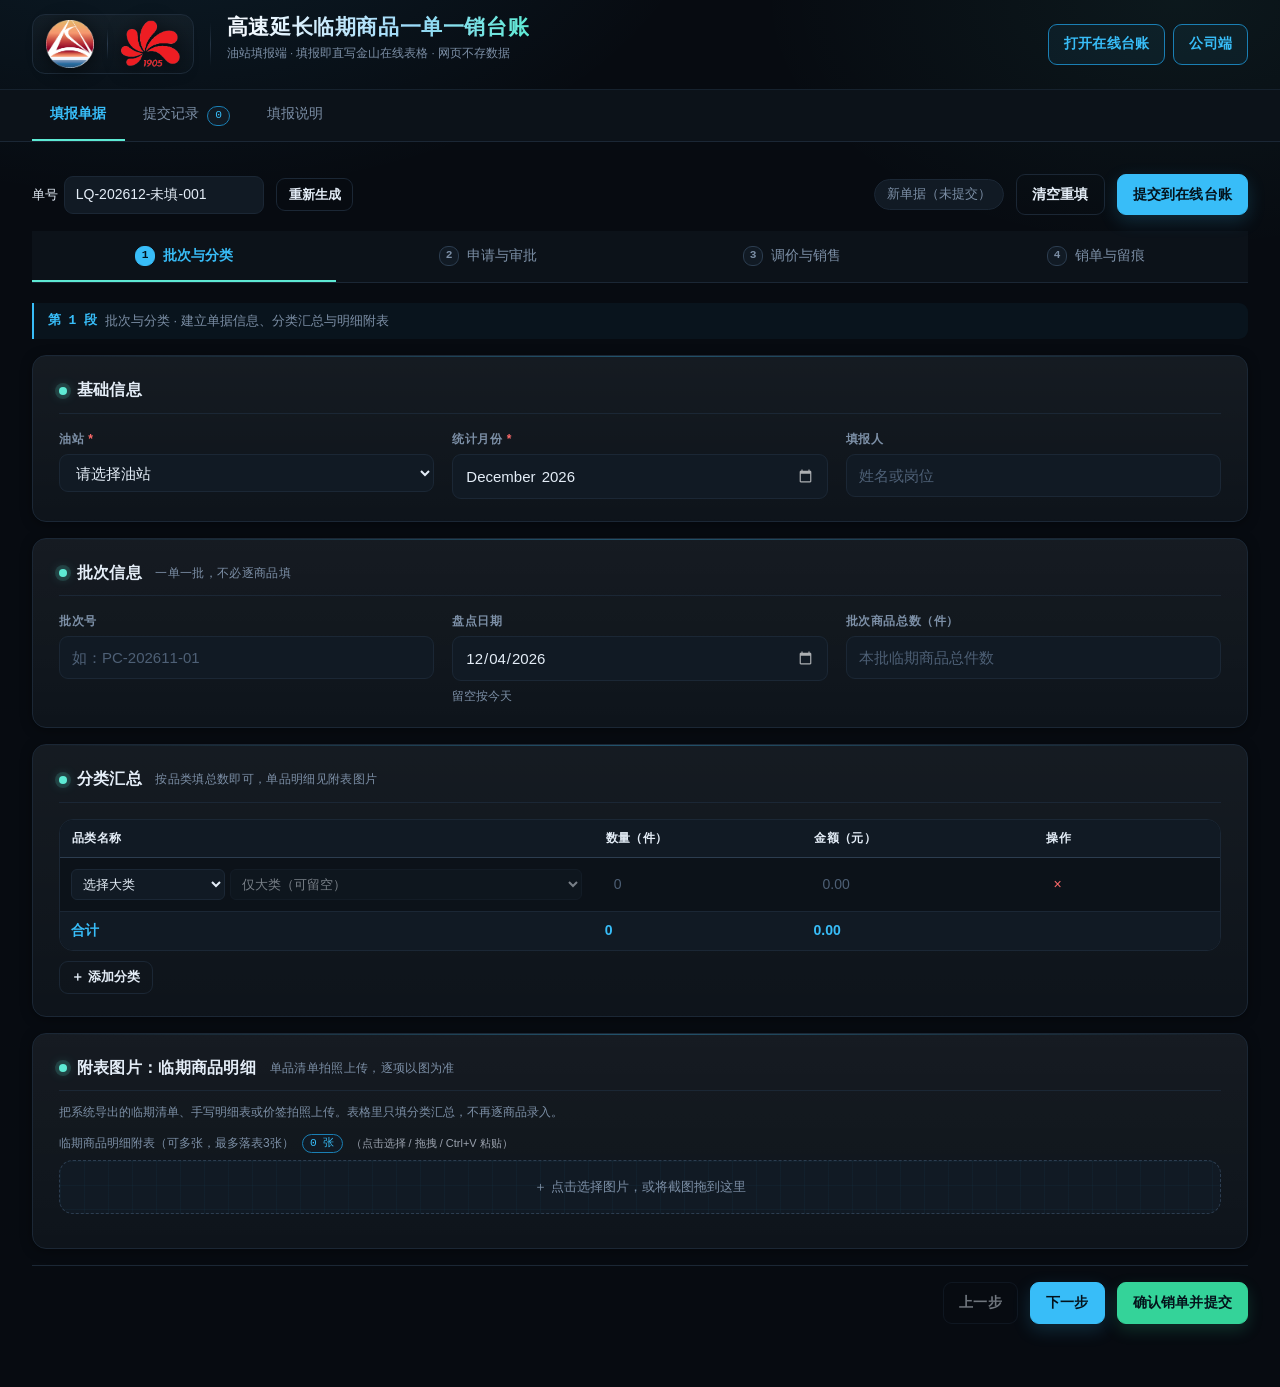
<file: index.html>
<!DOCTYPE html>
<html lang="zh-CN">
<head>
<meta charset="UTF-8">
<meta name="viewport" content="width=device-width, initial-scale=1.0">
<title>临期商品一单一销台账 · 油站填报端</title>
<link rel="stylesheet" href="css/style.css">
</head>
<body>
<header class="top">
  <div class="brand">
    <div class="logos">
      <img class="lg lg-jk" src="assets/logo_jk.png" alt="陕西交控" title="陕西交通控股集团">
      <span class="lgsep"></span>
      <img class="lg lg-yc" src="assets/logo_yc.png" alt="延长石油 1905" title="延长石油 1905">
    </div>
    <span class="vline"></span>
    <div class="tblock">
      <h1>高速延长临期商品一单一销台账</h1>
      <p class="meta">油站填报端 · 填报即直写金山在线表格 · 网页不存数据</p>
    </div>
  </div>
  <div class="topright">
    <button type="button" class="btn btn-ghost" id="btnOpenKdocs">打开在线台账</button>
    <a href="admin.html" class="btn btn-ghost" id="btnGoAdmin">公司端</a>
  </div>
</header>

<nav class="tabs" role="tablist">
  <button type="button" class="tab active" data-tab="form" role="tab">填报单据</button>
  <button type="button" class="tab" data-tab="records" role="tab">提交记录 <span id="recordCount" class="pill">0</span></button>
  <button type="button" class="tab" data-tab="help" role="tab">填报说明</button>
</nav>

<main>
<!-- ============ 填报 ============ -->
<section id="panel-form" class="panel active">
  <div class="toolbar">
    <div class="toolbar-left">
      <label class="field-inline">
        <span>单号</span>
        <input type="text" id="orderId" class="mono" placeholder="自动生成，可修改" style="width:200px">
      </label>
      <button type="button" class="btn btn-ghost btn-sm" id="btnNewId">重新生成</button>
    </div>
    <div class="toolbar-right">
      <span id="saveState" class="save-state">尚未提交</span>
      <button type="button" class="btn btn-ghost" id="btnNew">清空重填</button>
      <button type="button" class="btn btn-primary" id="btnSubmit">提交到在线台账</button>
    </div>
  </div>

  <div class="stepbar" id="stepbar">
    <button type="button" class="step active" data-step="s1"><b>1</b> 批次与分类</button>
    <button type="button" class="step" data-step="s2"><b>2</b> 申请与审批</button>
    <button type="button" class="step" data-step="s3"><b>3</b> 调价与销售</button>
    <button type="button" class="step" data-step="s4"><b>4</b> 销单与留痕</button>
  </div>

  <form id="orderForm" autocomplete="off">
  <!-- Step 1 -->
  <div class="step-panel active" id="s1">
    <div class="step-intro"><b>第 1 段</b> 批次与分类 · 建立单据信息、分类汇总与明细附表</div>
    <div class="card">
      <h2>基础信息</h2>
      <div class="grid g3">
        <label class="field"><span>油站 <i>*</i></span><select name="station" required><option value="">请选择油站</option></select></label>
        <label class="field"><span>统计月份 <i>*</i></span><input type="month" name="month" required></label>
        <label class="field"><span>填报人</span><input type="text" name="handler" placeholder="姓名或岗位"></label>
      </div>
    </div>

    <div class="card">
      <h2>批次信息 <span class="req-note">一单一批，不必逐商品填</span></h2>
      <div class="grid g3">
        <label class="field"><span>批次号</span><input type="text" name="batchNo" placeholder="如：PC-202611-01"></label>
        <label class="field"><span>盘点日期</span><input type="date" name="checkDate"><small>留空按今天</small></label>
        <label class="field"><span>批次商品总数（件）</span><input type="number" name="batchTotal" min="0" step="1" placeholder="本批临期商品总件数"></label>
      </div>
    </div>

    <div class="card">
      <h2>分类汇总 <span class="req-note">按品类填总数即可，单品明细见附表图片</span></h2>
      <div class="cat-wrap">
        <table class="cat-table" id="catTable">
          <thead><tr>
            <th style="width:46%">品类名称</th>
            <th style="width:18%">数量（件）</th>
            <th style="width:20%">金额（元）</th>
            <th style="width:16%">操作</th>
          </tr></thead>
          <tbody id="catBody"></tbody>
          <tfoot><tr>
            <td>合计</td><td id="catTotalQty">0</td><td id="catTotalAmt">0.00</td><td></td>
          </tr></tfoot>
        </table>
      </div>
      <button type="button" class="btn btn-ghost btn-sm" id="btnAddCat" style="margin-top:10px">＋ 添加分类</button>
    </div>

    <div class="card">
      <h2>附表图片：临期商品明细 <span class="req-note">单品清单拍照上传，逐项以图为准</span></h2>
      <p class="hint-line">把系统导出的临期清单、手写明细表或价签拍照上传。表格里只填分类汇总，不再逐商品录入。</p>
      <div class="upload-block" data-group="detailImages" data-title="临期商品明细附表（可多张，最多落表3张）"></div>
    </div>
  </div>

  <!-- Step 2 -->
  <div class="step-panel" id="s2">
    <div class="step-intro"><b>第 2 段</b> 申请与审批 · 记录临期比例、申请事由与审批结果</div>
    <div class="card">
      <h2>销售与临期比例</h2>
      <div class="grid g3">
        <label class="field"><span>当月非油销售额（元）<i>*</i></span><input type="number" name="monthSales" min="0" step="0.01"></label>
        <label class="field"><span>是否有过期产品</span><select name="hasExpired"><option value="否">否</option><option value="是">是</option></select></label>
        <label class="field"><span>过期商品金额（元）</span><input type="number" name="expiredAmount" min="0" step="0.01"></label>
      </div>
      <div class="calc-strip" id="ratioStrip">
        <div><span>临期商品金额（分类合计）</span><b id="calcNearAmt">0.00</b></div>
        <div><span>临期+过期占销售额</span><b id="calcRatio">0.00%</b></div>
        <div><span>1% 红线（第二十六条）</span><b id="calcRedline">未触发</b></div>
      </div>
      <label class="field full"><span>分类说明（可选）</span><textarea name="nearExpireProducts" rows="2" placeholder="如：食品类集中在饮料、零食；非食品以汽车用品为主。明细详见附表图片"></textarea></label>
    </div>

    <div class="card">
      <h2>申请信息 <span class="req-note">对应第十七条：2个工作日内联系供应商或提出申请</span></h2>
      <div class="grid g2">
        <label class="field"><span>申请日期</span><input type="date" name="applyDate"></label>
        <label class="field"><span>处理方式</span><select name="applyType">
          <option value="退换供应商">退换供应商</option>
          <option value="降价促销">降价促销</option>
          <option value="买赠促销">买赠促销</option>
          <option value="站间调拨">站间调拨</option>
          <option value="报损">报损</option>
          <option value="第三方收购">第三方收购</option>
        </select></label>
      </div>
      <label class="field full"><span>申请事由</span><textarea name="applyReason" rows="2" placeholder="说明临期原因、拟处理方式、预计损失"></textarea></label>
      <div class="upload-block" data-group="applyImages" data-title="申请截图（报损单/申请单/台账照片）"></div>
    </div>

    <div class="card">
      <h2>审批信息 <span class="req-note">对应第十七条：报计划经营科审批后执行</span></h2>
      <div class="grid g3">
        <label class="field"><span>OA 单号</span><input type="text" name="oaNo" placeholder="OA 审批流水号"></label>
        <label class="field"><span>审批人 / 科室</span><input type="text" name="approver" placeholder="如：计划经营科"></label>
        <label class="field"><span>审批日期</span><input type="date" name="approveDate"></label>
        <label class="field"><span>审批结果</span><select name="approveResult">
          <option value="待审批">待审批</option>
          <option value="同意">同意</option>
          <option value="有条件同意">有条件同意</option>
          <option value="不同意">不同意</option>
        </select></label>
      </div>
      <div class="upload-block" data-group="approveImages" data-title="OA 审批截图（必备佐证）"></div>
    </div>
  </div>

  <!-- Step 3 -->
  <div class="step-panel" id="s3">
    <div class="step-intro"><b>第 3 段</b> 调价与销售 · 登记让利幅度与促销销售情况</div>
    <div class="card">
      <h2>调价与让利 <span class="req-note">批次整体口径，不需逐商品填</span></h2>
      <div class="grid g3">
        <label class="field"><span>让利幅度（%）</span><input type="number" name="discountRate" min="0" max="100" step="0.01" placeholder="如 30 表示打七折"><small>整体折扣比例</small></label>
        <label class="field"><span>调价日期</span><input type="date" name="repriceDate"></label>
        <label class="field"><span>对毛利的损伤（元）</span><input type="number" name="grossDamage" min="0" step="0.01" placeholder="预计/实际毛利损失"><small>可填估算值</small></label>
      </div>
      <div class="calc-strip">
        <div><span>本批临期金额</span><b id="calcNearAmt2">0.00</b></div>
        <div><span>按让利幅度估算损失</span><b id="calcDamage">0.00</b></div>
      </div>
      <div class="upload-block" data-group="repriceImages" data-title="调价截图（价签/POS 调价单/系统截图）"></div>
    </div>

    <div class="card">
      <h2>销售情况</h2>
      <div class="grid g3">
        <label class="field"><span>促销销售数量</span><input type="number" name="soldQty" min="0" step="0.01"></label>
        <label class="field"><span>促销销售金额（元）</span><input type="number" name="soldAmount" min="0" step="0.01"></label>
        <label class="field"><span>销售截止日期</span><input type="date" name="saleEndDate"></label>
      </div>
      <div class="upload-block" data-group="saleImages" data-title="销售情况截图（POS 流水/销售报表）"></div>
    </div>
  </div>

  <!-- Step 4 -->
  <div class="step-panel" id="s4">
    <div class="step-intro"><b>第 4 段</b> 销单与留痕 · 完成销单并核对自检清单</div>
    <div class="card">
      <h2>销单</h2>
      <div class="grid g2">
        <label class="field"><span>销单日期</span><input type="date" name="closeDate"></label>
        <label class="field"><span>单据状态</span><select name="status">
          <option value="草稿">草稿</option>
          <option value="待审批">待审批</option>
          <option value="已审批">已审批</option>
          <option value="处理中">处理中</option>
          <option value="已销单">已销单</option>
        </select></label>
      </div>
      <label class="field full"><span>销单说明</span><textarea name="closeNote" rows="2" placeholder="处理结果、剩余库存去向、责任人"></textarea></label>
      <div class="upload-block" data-group="closeImages" data-title="销单截图（处置完成/出入库台账）"></div>
    </div>

    <div class="card close-check" id="closeCheck">
      <h2>销单前自检</h2>
      <ul id="checkList"></ul>
    </div>
  </div>
  </form>

  <div class="form-footer">
    <button type="button" class="btn btn-ghost" id="btnPrevStep">上一步</button>
    <button type="button" class="btn btn-primary" id="btnNextStep">下一步</button>
    <button type="button" class="btn btn-success" id="btnCloseOrder">确认销单并提交</button>
  </div>
</section>

<!-- ============ 提交记录 ============ -->
<section id="panel-records" class="panel">
  <div class="toolbar">
    <div class="toolbar-left">
      <label class="field-inline"><span>油站</span><select id="filterRecordStation" style="width:150px"><option value="">全部</option></select></label>
      <label class="field-inline"><span>月份</span><input type="month" id="filterRecordMonth" style="width:150px"></label>
    </div>
    <div class="toolbar-right"><button type="button" class="btn btn-ghost" id="btnRefreshRecords">刷新在线记录</button></div>
  </div>
  <div class="card">
    <h2>一单一销台账（在线）</h2>
    <div class="table-wrap">
      <table class="ledger" id="recordTable">
        <thead><tr>
          <th>单号</th><th>油站</th><th>月份</th><th>品类</th><th>临期金额</th><th>占比</th><th>状态</th><th>图片</th>
        </tr></thead>
        <tbody id="recordBody"></tbody>
      </table>
      <div id="recordEmpty" class="empty">暂无在线记录，或云函数尚未配置。</div>
    </div>
  </div>
  <div class="card" style="margin-top:14px">
    <h2>提交日志（全过程留痕） <span id="logCount" class="pill">0</span></h2>
    <div class="table-wrap">
      <table class="ledger" id="logTable">
        <thead><tr>
          <th>序号</th><th>单号</th><th>油站</th><th>提交时间</th><th>提交人</th><th>品类</th><th>临期金额</th><th>图片</th><th>操作</th>
        </tr></thead>
        <tbody id="logBody"></tbody>
      </table>
      <div id="logEmpty" class="empty">暂无提交日志。</div>
    </div>
  </div>
</section>

<!-- ============ 说明 ============ -->
<section id="panel-help" class="panel">
  <div class="card">
    <h2>制度依据</h2>
    <p>《加油站非油业务管理办法》（202411 版），陕高速延长发〔2024〕91 号，陕西高速延长石油有限责任公司 2024-11-20 印发。</p>
    <ul class="help-list">
      <li><b>第十七条（一）</b>：达到临期条件后 <b>2 个工作日</b>内联系供应商退换，退换后登记出入库台账；降价促销由加油站提出申请报计划经营科，<b>经审批后执行</b>。</li>
      <li><b>第十七条（三）/ 第十八条（三）</b>：管理原因产生过期商品，按销售价赔偿，站长 75%、非油主管 25%。</li>
      <li><b>第十八条（二）</b>：每月上报《商品报损申请表》（附件 2），经审批后报财务科处理。</li>
      <li><b>第二十六条（二）</b>：未在保质期前三个月报告，导致临期、过期商品<b>超过销售额 1%</b>，或未执行先进先出，站长约谈并扣当月 50% 非油提成。</li>
    </ul>
  </div>
  <div class="card">
    <h2>临期时间界定（制度表 1）</h2>
    <table class="mini-table">
      <thead><tr><th>标示的预包装食品保质期</th><th>临期界定（天）</th></tr></thead>
      <tbody>
        <tr><td>食品保质期为一年以上的</td><td>45～30</td></tr>
        <tr><td>保质期为半年以上不足一年的</td><td>30～20</td></tr>
        <tr><td>保质期 30 天以上不足半年的</td><td>20～7</td></tr>
        <tr><td>保质期不足 30 天的</td><td>5～1</td></tr>
      </tbody>
    </table>
    <p class="note">注：当地未明确食品临近保质期的，可由食品经营者自行设定或与供应商协商确定，但需考虑行政区域规定。</p>
  </div>
  <div class="card">
    <h2>临期窗口的变化</h2>
    <p class="hint-line">保质期越长，进入临期状态的剩余天数窗口越宽；图中一珠代表一天，可直接数。</p>
    <div class="chart-card">
      <iframe class="chart-frame" src="charts/near-expiry-window.zh.html" title="临期界定区间图（制度表 1）" loading="lazy"></iframe>
    </div>
  </div>
  <div class="card">
    <h2>填报与落表说明</h2>
    <ol class="help-list">
      <li><b>网页不存数据</b>：本页面只负责填报和提交，不保存单据、不备份 JSON。提交成功后可在「提交记录」或金山在线表格核对。</li>
      <li><b>一单一批</b>：每处理一批临期商品建一张单，单号自动生成（LQ-年月-油站-序号），不逐商品建单。</li>
      <li><b>只填分类</b>：在「分类汇总」按品类填名称、件数、金额；<b>单品明细直接拍照上传附表</b>，不用一行行录入。</li>
      <li><b>六组佐证图片</b>：明细附表、申请、审批、调价、销售、销单。每组最多 3 张落表；多余图片请先合并成长图再上传。</li>
      <li>图片上传后自动压缩（最长边 1400px），电脑端可 Ctrl+V 直接粘贴截图。</li>
      <li>临期金额自动取分类合计，临期比例自动对照 1% 红线，超线标红提示。</li>
      <li>每次提交都会在「提交日志」追加一行，记录时间、提交人、图片数和是否销单，供公司导出打印。</li>
      <li>如填错，用<b>同一单号重新提交</b>即可覆盖在线台账该行；旧提交日志不删除，仍可追溯。</li>
      <li>导出和打印由公司在「公司导出端 admin.html」统一操作，油站端不提供导出。</li>
    </ol>
  </div>
</section>
</main>

<div id="toast" class="toast"></div>
<div id="fatalError" style="display:none;position:fixed;top:0;left:0;right:0;background:#c83a3a;color:#fff;padding:10px 16px;font-size:13px;z-index:999"></div>
<script>
window.addEventListener('error', function(e){
  var box=document.getElementById('fatalError');
  if(box){box.style.display='block';box.textContent='脚本错误：'+(e.message||'未知')+' @ '+(e.filename||'').split('/').pop()+':'+e.lineno;}
});
window.addEventListener('unhandledrejection', function(e){
  var box=document.getElementById('fatalError');
  if(box){box.style.display='block';box.textContent='异步错误：'+((e.reason&&e.reason.message)||e.reason||'未知');}
});
</script>

<script src="js/config.js"></script>
<script src="js/utils.js"></script>
<script src="js/images.js"></script>
<script src="js/cloud.js"></script>
<script src="js/catalog.js"></script>
<script src="js/app.js"></script>
</body>
</html>
</file>
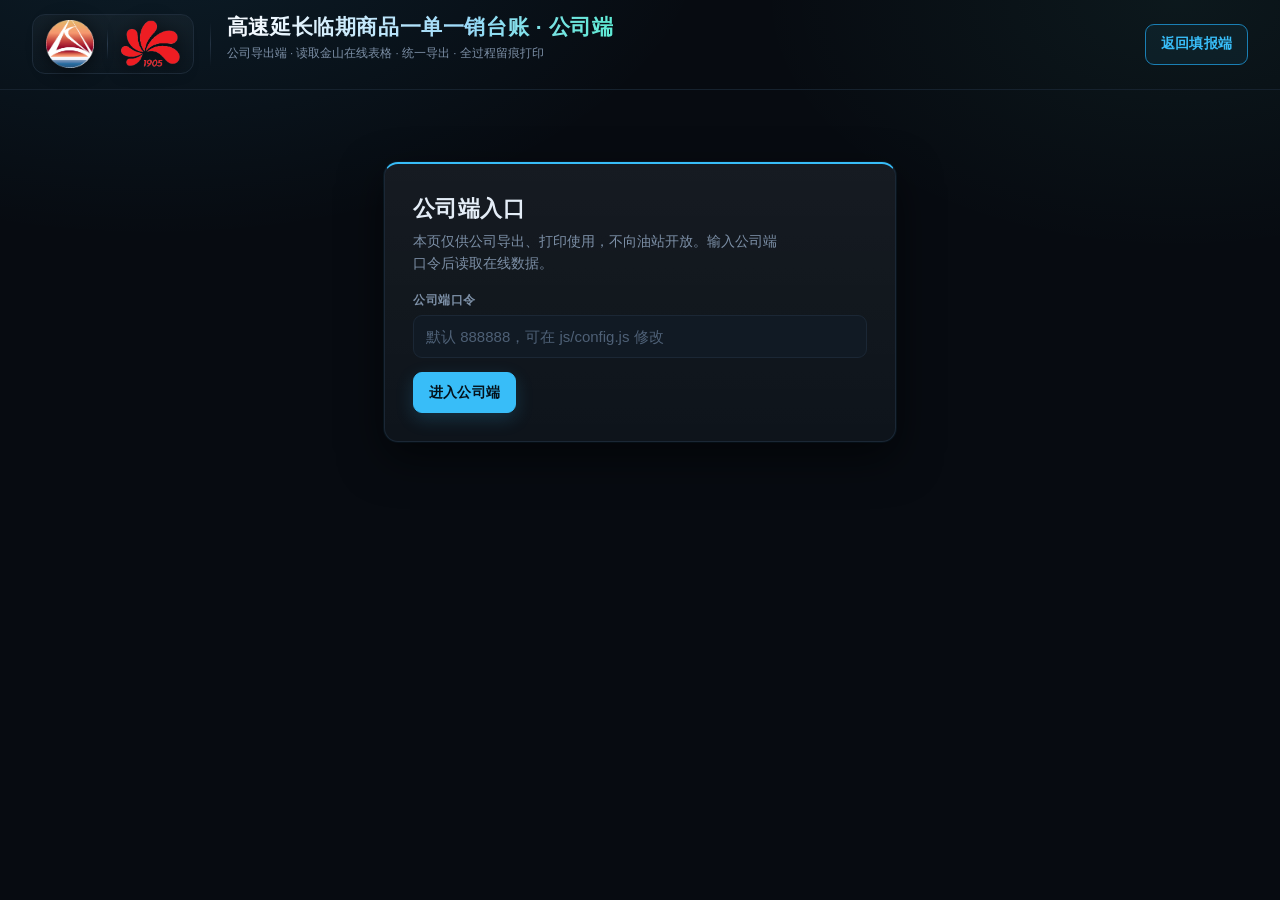
<file: admin.html>
<!DOCTYPE html>
<html lang="zh-CN">
<head>
<meta charset="UTF-8">
<meta name="viewport" content="width=device-width, initial-scale=1.0">
<title>临期商品一单一销台账 · 公司导出端</title>
<link rel="stylesheet" href="css/style.css">
</head>
<body class="admin-page">
<header class="top">
  <div class="brand">
    <div class="logos">
      <img class="lg lg-jk" src="assets/logo_jk.png" alt="陕西交控" title="陕西交通控股集团">
      <span class="lgsep"></span>
      <img class="lg lg-yc" src="assets/logo_yc.png" alt="延长石油 1905" title="延长石油 1905">
    </div>
    <span class="vline"></span>
    <div class="tblock">
      <h1>高速延长临期商品一单一销台账 · 公司端</h1>
      <p class="meta">公司导出端 · 读取金山在线表格 · 统一导出 · 全过程留痕打印</p>
    </div>
  </div>
  <div class="topright">
    <a href="index.html" class="btn btn-ghost" id="btnGoForm">返回填报端</a>
  </div>
</header>

<div class="admin-gate" id="adminGate">
  <h2>公司端入口</h2>
  <p>本页仅供公司导出、打印使用，不向油站开放。输入公司端口令后读取在线数据。</p>
  <label class="field"><span>公司端口令</span><input type="password" id="adminCode" placeholder="默认 888888，可在 js/config.js 修改"></label>
  <div class="btn-row" style="margin-top:14px"><button type="button" class="btn btn-primary" id="btnAdminLogin">进入公司端</button></div>
</div>

<main id="adminMain" style="display:none">
  <div class="print-head" id="printHead"></div>

  <div class="summary-grid">
    <div class="summary-card"><span>在线单据</span><b id="sumRecords">0</b></div>
    <div class="summary-card"><span>提交日志</span><b id="sumLogs">0</b></div>
    <div class="summary-card"><span>图片张数</span><b id="sumImages">0</b></div>
    <div class="summary-card"><span>最近提交</span><b id="sumLatest" style="font-size:15px">—</b></div>
  </div>

  <div class="admin-actions">
    <button type="button" class="btn btn-ghost" id="btnAdminRefresh">刷新在线数据</button>
    <button type="button" class="btn btn-primary" id="btnAdminExport">导出 Excel（公司打印版）</button>
    <button type="button" class="btn btn-primary" id="btnAdminPreview">打印预览</button>
    <button type="button" class="btn btn-ghost" id="btnAdminPrint">直接打印 / 另存 PDF</button>
  </div>

  <div class="toolbar">
    <div class="toolbar-left">
      <label class="field-inline"><span>油站</span><input type="text" id="adminFilterStation" placeholder="全部" style="width:140px"></label>
      <label class="field-inline"><span>月份</span><input type="month" id="adminFilterMonth" style="width:150px"></label>
    </div>
    <div class="toolbar-right" id="adminState">尚未读取</div>
  </div>

  <div class="card">
    <h2>一单一销台账（在线）</h2>
    <div class="table-wrap">
      <table class="ledger" id="adminRecordTable">
        <thead><tr>
          <th>单号</th><th>油站</th><th>月份</th><th>填报人</th><th>状态</th><th>分类汇总</th>
          <th>临期金额</th><th>占比</th><th>1%红线</th><th>OA单号</th><th>图片清单</th>
        </tr></thead>
        <tbody id="adminRecordBody"></tbody>
      </table>
      <div id="adminRecordEmpty" class="empty">暂无在线记录，或云函数尚未配置。</div>
    </div>
  </div>

  <div class="card">
    <h2>提交日志（全过程留痕）</h2>
    <div class="table-wrap">
      <table class="ledger" id="adminLogTable">
        <thead><tr>
          <th>序号</th><th>单号</th><th>油站</th><th>月份</th><th>提交时间</th><th>提交人</th>
          <th>品类数</th><th>临期金额</th><th>图片数</th><th>操作类型</th><th>备注</th>
        </tr></thead>
        <tbody id="adminLogBody"></tbody>
      </table>
      <div id="adminLogEmpty" class="empty">暂无提交日志。</div>
    </div>
  </div>
</main>

<!-- 打印预览：工具条 + 白底纸张；打印时只输出纸张内容，避免与上方原表格重复 -->
<div class="print-preview" id="printPreview" role="dialog" aria-modal="true" aria-labelledby="printPreviewTitle" hidden>
  <div class="print-preview-bar">
    <div class="print-preview-heading">
      <strong id="printPreviewTitle">打印预览</strong>
      <span>以下为打印效果预览，确认无误后点击确认打印</span>
    </div>
    <div class="print-preview-btns">
      <button type="button" class="btn btn-success btn-sm" id="btnConfirmPrint">确认打印</button>
      <button type="button" class="btn btn-ghost btn-sm" id="btnClosePreview">关闭</button>
    </div>
  </div>
  <div class="print-preview-body" id="printPreviewBody">
    <div class="print-paper" id="printPaper">
      <div class="print-head" id="previewHead"></div>
      <div id="previewRecords"></div>
      <div id="previewLogs"></div>
    </div>
  </div>
</div>

<div id="toast" class="toast"></div>
<script>
window.addEventListener('error', function(e){
  var box=document.getElementById('toast');
  if(box){box.className='toast show err';box.textContent='脚本错误：'+(e.message||'未知');}
});
</script>
<script src="vendor/exceljs.min.js"></script>
<script src="js/config.js"></script>
<script src="js/utils.js"></script>
<script src="js/cloud.js"></script>
<script src="js/admin.js"></script>
</body>
</html>
</file>
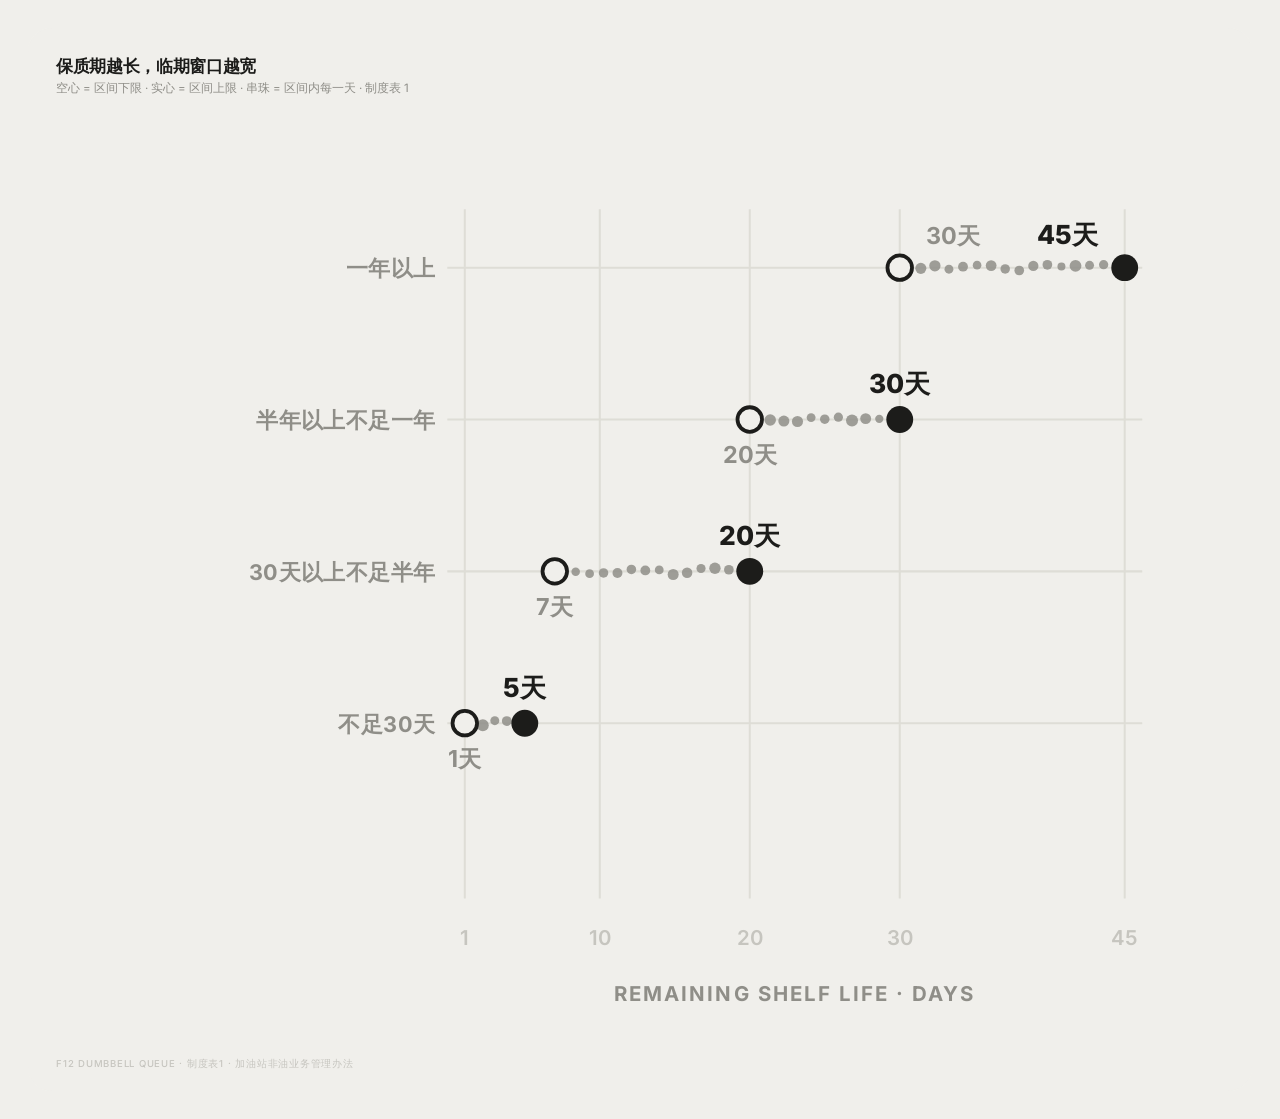
<file: charts/near-expiry-window.zh.html>
<!doctype html>
<html lang="zh-CN">
<head>
<meta charset="utf-8" />
<meta name="viewport" content="width=device-width,initial-scale=1" />
<title>Mono — 临期界定区间</title>
<link rel="preconnect" href="https://fonts.googleapis.com">
<link rel="preconnect" href="https://fonts.gstatic.com" crossorigin>
<link href="https://fonts.googleapis.com/css2?family=Inter:wght@400;500;600;700;800&display=swap" rel="stylesheet">
<style>
/* ── 内联 MONO.CARD_CSS（保持 mono-tokens.js 为唯一正本） ── */
:root{--bg:#F0EFEB;--dark:#1C1C1A;--ink:#1C1C1A;--muted:#8F8E88;--faint:#C6C5BF;--grid:#DEDDD6}
*{margin:0;padding:0;box-sizing:border-box}
body{background:var(--bg);font-family:'Inter','Microsoft YaHei','PingFang SC',sans-serif;color:var(--ink);padding:28px;-webkit-font-smoothing:antialiased}
.grid2{display:grid;grid-template-columns:1fr 1fr;gap:22px;max-width:1400px;margin:0 auto}
.card{background:var(--bg);border-radius:24px;padding:28px 28px 20px}
.card.wide{grid-column:1/-1}
h2{font-weight:700;font-size:16.5px;letter-spacing:-.02em;margin-bottom:3px}
.sub{font-size:11.5px;color:var(--muted);margin-bottom:14px}
.src{font-size:9.5px;color:var(--faint);margin-top:10px;letter-spacing:.08em;font-weight:500}
.ch{height:320px}
svg text{font-family:'Inter','Microsoft YaHei','PingFang SC',sans-serif}
.pop{transform-box:fill-box;transform-origin:center;animation:pop .5s cubic-bezier(.2,.7,.3,1.3) both}
@keyframes pop{from{transform:scale(0)}to{transform:none}}
.fade{animation:fade .9s ease both}
@keyframes fade{from{opacity:0}}
.draw{stroke-dasharray:1;stroke-dashoffset:1;animation:draw 1s cubic-bezier(.4,0,.2,1) both}
@keyframes draw{to{stroke-dashoffset:0}}
@media (prefers-reduced-motion:reduce){.pop,.fade{animation:none}.draw{animation:none;stroke-dasharray:none;stroke-dashoffset:0}}
</style>
</head>
<body>
<div class="grid2">
  <div class="card wide">
    <h2>保质期越长，临期窗口越宽</h2>
    <div class="sub">空心 = 区间下限 · 实心 = 区间上限 · 串珠 = 区间内每一天 · 制度表 1</div>
    <svg id="dq" viewBox="0 0 400 320" preserveAspectRatio="xMidYMid meet" role="img" aria-label="制度表1临期界定区间：一年以上30到45天，半年以上不足一年20到30天，30天以上不足半年7到20天，不足30天1到5天"></svg>
    <div class="src">F12 DUMBBELL QUEUE · 制度表1 · 加油站非油业务管理办法</div>
  </div>
</div>
<script>
/* ═══════════════════════════════════════════════════════════════
   MONO TOKENS — 内联正本（摘自 mono-tokens.js，未改色值与动画参数）
   ═══════════════════════════════════════════════════════════════ */
(function (global) {
  'use strict';
  const INK   = '#1C1C1A';
  const PAPER = '#F0EFEB';
  const MUTED = '#8F8E88';
  const FAINT = '#C6C5BF';
  const GRID  = '#DEDDD6';
  const L   = ['#1C1C1A', '#4A4944', '#6A6963', '#8F8E88', '#B0AFA9', '#C6C5BF', '#D8D7D1'];
  const LAD = ['#1C1C1A', '#4A4944', '#8F8E88', '#B0AFA9', '#D8D7D1'];
  const DARK = {
    bg: '#1C1C1A', ink: '#F0EFEB', muted: '#8F8E88', faint: '#55554F',
    grid: '#2E2D29', gridSoft: '#2A2925',
    ladder: ['#F0EFEB', '#DCDAD2', '#C9C7BD', '#B3B0A4', '#8F8E88', '#6A6963', '#4A4944']
  };
  const FONT = {
    family: 'Inter',
    link: 'https://fonts.googleapis.com/css2?family=Inter:wght@400;500;600;700;800&display=swap',
    title:    { size: 16.5, weight: 700, spacing: '-.02em' },
    titleBig: { size: 19,   weight: 700, spacing: '-.02em' },
    sub:      { size: 11.5, weight: 400 },
    src:      { size: 9.5,  weight: 500, spacing: '.08em' },
    value:    { weight: 800 },
    axis:     { size: 9.5,  weight: 600 },
    minHalf: 6.5, minWide: 5.5
  };
  const SHAPE = { cardRadius: 24, cardPad: '28px 28px 20px', barRadius: 99, tooltipRadius: 12 };
  const MOTION = {
    enter: 900, enterSlow: 1200, easing: 'quarticOut', staggerDot: 12, staggerBar: 100,
    css: ''
  };
  const tipLight = { backgroundColor: INK, borderWidth: 0, padding: [10, 14], textStyle: { color: PAPER, fontFamily: 'Inter', fontSize: 12 } };
  const tipDark  = { backgroundColor: PAPER, borderWidth: 0, padding: [10, 14], textStyle: { color: INK, fontFamily: 'Inter', fontSize: 12 } };
  const rnd = (i, k) => Math.abs(((i * 73856093) ^ (k * 19349663)) % 1000) / 1000;
  const D2R = Math.PI / 180;
  const pol = (cx, cy, r, deg) => [cx + r * Math.cos(deg * D2R), cy + r * Math.sin(deg * D2R)];
  const sect = (cx, cy, r0, r1, a0, a1) => {
    const big = a1 - a0 > 180 ? 1 : 0;
    const [xa, ya] = pol(cx, cy, r1, a0), [xb, yb] = pol(cx, cy, r1, a1);
    const [xc, yc] = pol(cx, cy, r0, a1), [xd, yd] = pol(cx, cy, r0, a0);
    return `M${xa} ${ya} A${r1} ${r1} 0 ${big} 1 ${xb} ${yb} L${xc} ${yc} A${r0} ${r0} 0 ${big} 0 ${xd} ${yd} Z`;
  };
  const blob = (x, y, r, seed) => {
    const n = Math.max(14, Math.round(r * 1.6)), pts = [];
    for (let t = 0; t < n; t++) {
      const a = t / n * Math.PI * 2;
      const w = 1 + .055 * Math.sin(a * 2 + seed * 7) + .04 * Math.sin(a * 3 + seed * 13)
              + (rnd(seed + t, 3) - .5) * .03;
      pts.push([x + Math.cos(a) * r * w, y + Math.sin(a) * r * w]);
    }
    let d = `M${pts[0][0].toFixed(1)} ${pts[0][1].toFixed(1)}`;
    for (let t = 0; t < n; t++) {
      const p = pts[t], q = pts[(t + 1) % n];
      d += ` Q${p[0].toFixed(1)} ${p[1].toFixed(1)} ${((p[0]+q[0])/2).toFixed(1)} ${((p[1]+q[1])/2).toFixed(1)}`;
    }
    return d + ' Z';
  };
  const NS = 'http://www.w3.org/2000/svg';
  const el  = (p, t, a) => { const n = document.createElementNS(NS, t);
    for (const k in a) n.setAttribute(k, a[k]); p.appendChild(n); return n; };
  const txt = (p, a, s) => { const n = el(p, 'text', a); n.textContent = s; return n; };
  const tip = (n, s) => { const t = document.createElementNS(NS, 'title');
    t.textContent = s; n.appendChild(t); };
  const timers = {};
  const keep = (id, t) => { (timers[id] = timers[id] || []).push(t); };
  const obsReveal = (id, fn) => {
    const n = document.getElementById(id);
    const go = () => {
      (timers[id] || []).forEach(clearInterval); timers[id] = [];
      if (n.tagName === 'svg' || n.tagName === 'SVG') n.innerHTML = '';
      fn(n);
    };
    const io = new IntersectionObserver(es => {
      if (es[0].isIntersecting) { go(); io.disconnect(); }
    }, { threshold: .3 });
    io.observe(n);
    n.style.cursor = 'pointer';
    n.addEventListener('click', go);
  };
  const eReveal = (id, opt) => obsReveal(id, elDom => {
    const g = echarts.getInstanceByDom(elDom) || echarts.init(elDom);
    g.clear(); g.setOption(opt);
  });
  global.MONO = { INK, PAPER, MUTED, FAINT, GRID, L, LAD, DARK,
    FONT, SHAPE, MOTION, tipLight, tipDark,
    rnd, pol, sect, blob, el, txt, tip, obsReveal, eReveal, keep, CARD_CSS: '' };
})(typeof window !== 'undefined' ? window : globalThis);

/* ════ F12 · Dumbbell Queue（制度表1区间版） ════
   骨架来自 basics-gallery.html C8：一条横向轨道 + 空心/实心两端 + 轨道串珠。
   这里把「前后对比」翻译为「临期区间下限～上限」，一珠 = 1 天，诚实可数。 */
(()=>{
  const D = [
    ['一年以上', 30, 45],
    ['半年以上不足一年', 20, 30],
    ['30天以上不足半年', 7, 20],
    ['不足30天', 1, 5]
  ];
  MONO.obsReveal('dq', s => {
    const { el, txt, tip, rnd, INK, PAPER, MUTED, FAINT, GRID } = MONO;
    const X0 = 140, X1 = 366, y0 = i => 54 + i * 52;
    const mapX = v => X0 + (v - 1) / 44 * (X1 - X0);

    /* 环境结构：刻度导轨（先画，压在数据下方） */
    [1, 10, 20, 30, 45].forEach((v, k) => {
      const x = mapX(v);
      el(s, 'line', { x1:x, y1:34, x2:x, y2:270, stroke:GRID, 'stroke-width':.7,
        class:'fade', style:`animation-delay:${k*.05}s` });
      txt(s, { x:x, y:286, 'font-size':7, 'font-weight':600, fill:FAINT,
        'text-anchor':'middle', class:'fade', style:`animation-delay:${k*.05}s` }, v);
    });
    txt(s, { x:(X0+X1)/2, y:305, 'font-size':7, 'font-weight':700, fill:MUTED,
      'text-anchor':'middle', 'letter-spacing':'.1em', class:'fade', style:'animation-delay:.4s' },
      'REMAINING SHELF LIFE · DAYS');

    D.forEach(([name, lo, hi], i) => {
      const y = y0(i), xa = mapX(lo), xb = mapX(hi), delay = i * .08;

      txt(s, { x:130, y:y+3, 'font-size':7.4, 'font-weight':700, fill:MUTED,
        'text-anchor':'end', 'letter-spacing':'.02em', class:'fade', style:`animation-delay:${delay}s` }, name);

      el(s, 'line', { x1:X0-6, y1:y, x2:X1+6, y2:y, stroke:GRID, 'stroke-width':.7,
        class:'fade', style:`animation-delay:${delay}s` });

      /* 一珠 = 1 天：区间内每天都可数 */
      const n = hi - lo + 1;
      for (let k = 0; k < n; k++) {
        const t = (k + .5) / n;
        const x = xa + t * (xb - xa);
        const yy = y + (rnd(k + 1, i + 3) - .5) * 2.4;
        el(s, 'circle', { cx:x, cy:yy, r:1.35 + rnd(k + 2, i + 4) * .75, fill:'#8F8E88',
          opacity:.85, class:'pop', style:`animation-delay:${.25 + delay + k*.012}s` });
      }

      const lower = el(s, 'circle', { cx:xa, cy:y, r:4.2, fill:PAPER, stroke:INK,
        'stroke-width':1.3, class:'pop', style:`animation-delay:${.2 + delay}s` });
      tip(lower, name + '：下限 ' + lo + ' 天（空心）');

      const upper = el(s, 'circle', { cx:xb, cy:y, r:4.6, fill:INK,
        class:'pop', style:`animation-delay:${.6 + delay}s` });
      tip(upper, name + '：上限 ' + hi + ' 天（实心）');

      if (xb - xa < 70) {
        /* 区间短时上下错开，避免两个天数标签互相压住 */
        txt(s, { x:xa, y:y + 15, 'font-size':8, 'font-weight':700, fill:MUTED,
          'text-anchor':'middle', class:'fade', style:`animation-delay:${.3 + delay}s` }, lo + '天');
        txt(s, { x:xb, y:y - 9, 'font-size':9, 'font-weight':800, fill:INK,
          'text-anchor':'middle', class:'fade', style:`animation-delay:${.7 + delay}s` }, hi + '天');
      } else {
        txt(s, { x:xa + 9, y:y - 8, 'font-size':8, 'font-weight':700, fill:MUTED,
          class:'fade', style:`animation-delay:${.3 + delay}s` }, lo + '天');
        txt(s, { x:xb - 9, y:y - 8, 'font-size':9, 'font-weight':800, fill:INK,
          'text-anchor':'end', class:'fade', style:`animation-delay:${.7 + delay}s` }, hi + '天');
      }
    });
  });
})();
</script>
</body>
</html>
</file>
<file: css/style.css>
/* ==========================================================================
   临期商品一单一销台账 · 设计系统 v4
   视觉基准：非油历史记录同比分析驾驶舱（深色科技风）
   :root 色值与 body 背景照抄驾驶舱；屏幕深色，打印仍为白底黑字
   ========================================================================== */

:root{
  /* ── 驾驶舱基准（原样照抄） ── */
  --bg:#070B11; --panel:#0C1219; --panel2:#111A24; --line:#1B2735;
  --grid:#17212C; --txt:#E4EDF7; --mut:#7C8FA6; --faint:#4E6076;
  --data:#38BDF8; --data-dim:#1A7FB4; --hero:#5EEAD4;
  --up:#FF6B6B; --down:#34D399; --warn:#FBBF24;
  --r:14px;

  /* ── 语义映射：旧变量名保留，统一指向驾驶舱基准 ── */
  --primary:var(--data);
  --primary-dark:var(--data-dim);
  --cyan:var(--hero);
  --success:var(--down);
  --danger:var(--up);
  --ink:var(--txt);
  --muted:var(--mut);
  --paper:var(--bg);
  --surface:var(--panel);
  --surface-2:var(--panel2);
  --navy:var(--panel);
  --navy-2:var(--panel2);
  --white:var(--txt);
  --line-strong:#2C3D50;

  --radius-sm:9px; --radius:var(--r); --radius-lg:var(--r); --radius-pill:999px;
  --shadow-sm:0 2px 12px rgba(0,0,0,.38);
  --shadow-md:0 16px 44px rgba(0,0,0,.55);
  --shadow-glow:0 0 0 1px rgba(56,189,248,.28),0 0 20px rgba(56,189,248,.14);
  --ease-out:cubic-bezier(.16,1,.3,1);
  --font-num:"Bahnschrift","DIN Alternate","Consolas","SFMono-Regular",monospace;
}

*{box-sizing:border-box}
html,body{margin:0;padding:0;min-height:100%}
html{background:var(--bg)}
body{
  min-height:100vh;
  background:
    radial-gradient(900px 500px at 12% -8%, rgba(56,189,248,.10), transparent 62%),
    radial-gradient(700px 420px at 92% 0%, rgba(94,234,212,.06), transparent 60%),
    var(--bg);
  color:var(--txt);
  font:13.5px/1.55 -apple-system,BlinkMacSystemFont,"Segoe UI","Microsoft YaHei","PingFang SC",sans-serif;
  font-variant-numeric:tabular-nums;
  -webkit-font-smoothing:antialiased;
  overflow-x:hidden;
}
:focus{outline:none}
:focus-visible{outline:2px solid var(--data);outline-offset:2px}
::placeholder{color:var(--faint);opacity:1}
input:-webkit-autofill,
input:-webkit-autofill:hover,
input:-webkit-autofill:focus{
  -webkit-text-fill-color:var(--txt);
  -webkit-box-shadow:0 0 0 1000px var(--panel2) inset;
  transition:background-color 9999s ease-in-out 0s;
}
input[type="date"]::-webkit-calendar-picker-indicator,
input[type="month"]::-webkit-calendar-picker-indicator{filter:invert(1);opacity:.65;cursor:pointer}

/* ---------------- 顶部：双标识 + 台账名称（复刻驾驶舱） ---------------- */
.top{
  display:flex;align-items:center;gap:16px;flex-wrap:wrap;
  padding:14px clamp(16px,3vw,32px);border-bottom:1px solid #16222E;
}
.brand{display:flex;align-items:center;gap:15px;min-width:0;flex:1 1 auto}
.logos{
  display:flex;align-items:center;flex:0 0 auto;padding:5px 13px;border-radius:13px;
  border:1px solid #1E2C3A;
  background:linear-gradient(180deg,rgba(255,255,255,.038),rgba(255,255,255,.008));
}
.lg{display:block;width:auto;filter:drop-shadow(0 2px 9px rgba(0,0,0,.6))}
.lg-jk{height:48px}
.lg-yc{height:48px}
.lgsep{
  width:1px;height:30px;margin:0 13px;flex:0 0 auto;
  background:linear-gradient(180deg,transparent,#2C3D50,transparent);
}
.vline{
  width:1px;height:44px;flex:0 0 auto;margin:0 1px;
  background:linear-gradient(180deg,transparent,#243343,transparent);
}
.tblock{min-width:0;padding-right:6px}
h1{
  margin:0;font-size:21px;font-weight:700;letter-spacing:.6px;line-height:1.25;
  background:linear-gradient(92deg,#F2F8FE 8%,#9AD9F8 62%,#5EEAD4 100%);
  -webkit-background-clip:text;background-clip:text;-webkit-text-fill-color:transparent;color:#EAF4FC;
}
.meta{font-size:11.5px;color:var(--mut);margin-top:5px;overflow-wrap:anywhere}
.meta b{color:var(--txt);font-weight:600}
.topright{margin-left:auto;display:flex;align-items:center;gap:8px;flex-wrap:wrap;min-width:0}
.top .btn{color:var(--data);border-color:var(--data-dim);background:rgba(56,189,248,.06)}
.top .btn:hover:not(:disabled){background:rgba(56,189,248,.16);border-color:var(--data)}

/* ---------------- 标签页 ---------------- */
.tabs{
  display:flex;gap:0;background:var(--panel);
  border-bottom:1px solid var(--line);
  padding:0 clamp(16px,3vw,32px);
  position:sticky;top:0;z-index:20;
}
.tab{
  border:0;background:transparent;
  padding:.85rem 1.15rem;
  font:inherit;font-size:.875rem;color:var(--mut);
  cursor:pointer;border-bottom:2px solid transparent;
  transition:color .18s var(--ease-out),border-color .18s var(--ease-out);
}
.tab:hover{color:var(--txt)}
.tab.active{color:var(--data);border-bottom-color:var(--hero);font-weight:700}
.pill{
  display:inline-block;background:var(--panel2);color:var(--data);
  border:1px solid var(--data-dim);border-radius:var(--radius-pill);
  padding:0 .45rem;font-family:var(--font-num);font-size:.7rem;margin-left:.25rem;
}

/* 全屏铺满（与驾驶舱 .shell 一致）；打印媒体内另有 padding:0 规则，不受影响 */
main{padding:clamp(18px,3vw,32px) clamp(16px,3vw,32px) 4rem;max-width:none;margin:0}
.panel{display:none}
.panel.active{display:block;animation:panel-in .32s var(--ease-out) both}
@keyframes panel-in{from{opacity:0;transform:translateY(8px) scale(.995)}to{opacity:1;transform:none}}
/* 业务分段：一次只显示一段，与顶部 panel 同款进场动画 */
.step-panel{display:none}
.step-panel.active{display:block;animation:panel-in .32s var(--ease-out) both}

/* ---------------- 通用控件 ---------------- */
.toolbar{
  display:flex;justify-content:space-between;align-items:center;gap:var(--space-3, .75rem);
  margin-bottom:1rem;flex-wrap:wrap;
}
.toolbar-left,.toolbar-right{display:flex;align-items:center;gap:.75rem;flex-wrap:wrap}
.field-inline{display:flex;align-items:center;gap:.4rem;font-size:.8125rem;color:var(--txt)}
.field-inline input,.field-inline select{
  padding:.45rem .65rem;border:1px solid var(--line);border-radius:var(--radius-sm);
  font:inherit;font-size:.875rem;background:var(--panel2);color:var(--txt);
  min-height:36px;transition:border-color .18s var(--ease-out),box-shadow .18s var(--ease-out);
}
.field-inline input:focus,.field-inline select:focus{
  border-color:var(--data);box-shadow:var(--shadow-glow);
}

.btn{
  border:1px solid var(--line);
  background:transparent;color:var(--txt);
  border-radius:var(--radius-sm);
  padding:.55rem .95rem;
  font:inherit;font-size:.875rem;font-weight:650;letter-spacing:.01em;
  display:inline-flex;align-items:center;justify-content:center;text-decoration:none;
  cursor:pointer;min-height:38px;
  transition:transform .18s var(--ease-out),background .18s var(--ease-out),
             border-color .18s var(--ease-out),box-shadow .18s var(--ease-out);
}
.btn:hover:not(:disabled){transform:translateY(-1px);border-color:var(--data-dim);background:rgba(56,189,248,.08)}
.btn:active:not(:disabled){transform:none}
.btn:focus-visible{outline:2px solid var(--data);outline-offset:2px}
.btn-primary{
  background:var(--data);border-color:var(--data);color:#04121B;
  box-shadow:0 6px 18px rgba(56,189,248,.18);
}
.btn-primary:hover:not(:disabled){background:#5CCBF9;border-color:#5CCBF9;box-shadow:0 10px 24px rgba(56,189,248,.28)}
.btn-success{
  background:var(--down);border-color:var(--down);color:#04121B;
  box-shadow:0 6px 16px rgba(52,211,153,.18);
}
.btn-success:hover:not(:disabled){background:#5BDDAD;border-color:#5BDDAD}
.btn-danger-ghost{color:var(--up);border-color:rgba(255,107,107,.45)}
.btn-ghost{background:transparent;color:var(--txt);border-color:var(--line)}
.btn-sm{padding:.35rem .7rem;font-size:.8rem;min-height:32px}
.btn:disabled{opacity:.48;cursor:not-allowed;transform:none;box-shadow:none}

.save-state{
  font-size:.8125rem;color:var(--mut);
  padding:.28rem .75rem;border:1px solid var(--line);border-radius:var(--radius-pill);
  background:var(--panel2);font-family:var(--font-num);
}
.save-state.saved{color:var(--down);border-color:rgba(52,211,153,.45);box-shadow:0 0 0 3px rgba(52,211,153,.10)}

/* ---------------- 业务分段 Tab（4 张可切换页面标签） ---------------- */
/* 外观与顶部 nav.tabs 同款：扁平标签 + 底部高亮条；保留 .step/.active/.done 供 app.js 使用 */
.stepbar{
  display:flex;gap:0;margin-bottom:1.25rem;
  background:var(--panel);border-bottom:1px solid var(--line);
}
.step{
  flex:1 1 0;min-width:0;
  display:flex;align-items:center;justify-content:center;gap:.5rem;
  border:0;border-bottom:2px solid transparent;background:transparent;
  padding:.85rem 1rem;cursor:pointer;
  font:inherit;font-size:.875rem;color:var(--mut);
  transition:color .18s var(--ease-out),border-color .18s var(--ease-out),background .18s var(--ease-out);
}
.step:hover{color:var(--txt);background:rgba(56,189,248,.05)}
.step.active{color:var(--data);border-bottom-color:var(--hero);font-weight:700}
.step b{
  display:inline-flex;align-items:center;justify-content:center;
  min-width:1.25rem;height:1.25rem;padding:0 .3rem;flex:0 0 auto;
  border:1px solid var(--line-strong);border-radius:var(--radius-sm);
  background:var(--panel2);color:var(--mut);
  font-family:var(--font-num);font-size:.7rem;font-weight:700;
}
.step.active b{background:var(--data);border-color:var(--data);color:#04121B}
/* .done 不再呈现绿色完成态：JS 仍会加 class，视觉与未访问一致 */
.step.done,.step.done b{color:var(--mut)}
.step.done b{background:var(--panel2);border-color:var(--line-strong)}

/* 当前段说明：仅屏幕显示，打印时隐藏（不改动打印媒体查询） */
.step-intro{display:none}
@media screen{
  .step-intro{
    display:flex;align-items:center;gap:.5rem;flex-wrap:wrap;
    margin:0 0 1rem;padding:.5rem .85rem;
    font-size:.8125rem;color:var(--mut);
    background:rgba(56,189,248,.05);border-left:2px solid var(--data);
    border-radius:0 var(--radius-sm) var(--radius-sm) 0;
  }
  .step-intro b{font-family:var(--font-num);color:var(--data);font-weight:700}
}

/* ---------------- 卡片 / 表单 ---------------- */
.card{
  position:relative;
  background:linear-gradient(180deg,rgba(255,255,255,.038),rgba(255,255,255,.008)),var(--panel);
  border:1px solid var(--line);
  border-radius:var(--r);
  padding:clamp(16px,1.8vw,22px) clamp(18px,2.2vw,26px);
  margin-bottom:1rem;
  box-shadow:var(--shadow-sm);
  transition:box-shadow .2s var(--ease-out),border-color .2s var(--ease-out);
}
.card::before{
  content:"";position:absolute;left:0;top:0;height:1px;width:100%;
  background:linear-gradient(90deg,transparent,rgba(56,189,248,.35),transparent);
}
.card:hover{border-color:var(--line-strong)}
.card h2{
  font-size:1rem;font-weight:700;margin:0 0 1rem;
  padding-bottom:.6rem;border-bottom:1px solid var(--line);
  display:flex;align-items:center;gap:.6rem;letter-spacing:.02em;color:var(--txt);
}
.card h2::before{
  content:"";width:.5rem;height:.5rem;flex:0 0 .5rem;border-radius:50%;
  background:var(--hero);box-shadow:0 0 0 4px rgba(94,234,212,.14),0 0 12px rgba(94,234,212,.45);
}
.req-note,.hint-line,.field small,.note{color:var(--mut);font-size:.75rem;font-weight:400}
.req-note{margin-left:.25rem}
.hint-line{margin:-.25rem 0 .65rem}

.grid{display:grid;gap:clamp(12px,1.4vw,18px)}
/* 全屏宽下按最小宽度自然铺列，字段不被无限拉伸 */
.g2,.g3{grid-template-columns:repeat(auto-fill,minmax(280px,1fr))}
.field{display:flex;flex-direction:column;gap:.35rem;min-width:0}
.field.full{margin-top:.75rem}
.field>span{font-size:.75rem;font-weight:700;letter-spacing:.05em;color:var(--mut)}
.field i{color:var(--up);font-style:normal}
.field small{color:var(--mut)}
.field input,.field select,.field textarea{
  width:100%;min-width:0;border:1px solid var(--line);border-radius:var(--radius-sm);
  padding:.55rem .75rem;font:inherit;font-size:.9375rem;
  color:var(--txt);background:var(--panel2);
  transition:border-color .18s var(--ease-out),box-shadow .18s var(--ease-out);
}
.field input:focus,.field select:focus,.field textarea:focus{
  border-color:var(--data);background:#0A1017;box-shadow:var(--shadow-glow);
}
.field textarea{resize:vertical;line-height:1.6}
.mono{font-family:var(--font-num);color:var(--data)}

.calc-strip{
  display:flex;gap:1rem;flex-wrap:wrap;
  margin-top:1rem;padding:1rem 1.15rem;
  background:
    repeating-linear-gradient(0deg,rgba(94,234,212,.035) 0 1px,transparent 1px 6px),
    var(--panel2);
  color:var(--txt);
  border:1px solid var(--data-dim);
  border-radius:var(--r);
  box-shadow:inset 0 1px 0 rgba(255,255,255,.03);
}
.calc-strip>div{display:flex;flex-direction:column;gap:.15rem;min-width:130px}
.calc-strip span{font-size:.75rem;color:var(--mut)}
.calc-strip b{font-family:var(--font-num);font-size:1.15rem;font-weight:700;color:var(--data)}
.calc-strip .redline-hit{color:var(--up)!important}
.verdict.normal{color:var(--down)}.verdict.near{color:var(--warn)}.verdict.expired{color:var(--up)}
.redline-hit{color:var(--up)!important}

/* ---------------- 上传区 ---------------- */
.upload-block{margin-top:.75rem}
.upload-title{
  font-size:.75rem;color:var(--mut);margin-bottom:.45rem;
  display:flex;align-items:center;gap:.5rem;flex-wrap:wrap;
}
.upload-title .cnt{
  background:var(--panel2);border:1px solid var(--data-dim);border-radius:var(--radius-pill);
  padding:0 .45rem;font-family:var(--font-num);font-size:.7rem;color:var(--data);
}
.dropzone{
  border:1.5px dashed var(--line-strong);border-radius:var(--r);
  padding:1rem;text-align:center;color:var(--mut);font-size:.8125rem;
  cursor:pointer;transition:.18s var(--ease-out);
  background:
    linear-gradient(rgba(56,189,248,.035) 1px,transparent 1px),
    linear-gradient(90deg,rgba(56,189,248,.035) 1px,transparent 1px),
    var(--panel2);
  background-size:24px 24px,24px 24px,auto;
}
.dropzone:hover,.dropzone.dragover{
  border-color:var(--data);color:var(--data);
  background:
    linear-gradient(rgba(56,189,248,.08) 1px,transparent 1px),
    linear-gradient(90deg,rgba(56,189,248,.08) 1px,transparent 1px),
    rgba(56,189,248,.06);
  box-shadow:var(--shadow-glow);
}
.thumb-row{display:grid;grid-template-columns:repeat(auto-fill,minmax(7rem,7rem));gap:.6rem;margin-top:.75rem}
.thumb{
  position:relative;width:7rem;height:5.25rem;
  border:1px solid var(--line);border-radius:var(--radius-sm);overflow:hidden;background:var(--panel2);
  transition:transform .18s var(--ease-out),box-shadow .18s var(--ease-out);
}
.thumb:hover{transform:translateY(-2px);box-shadow:var(--shadow-glow)}
.thumb img{width:100%;height:100%;object-fit:cover;cursor:zoom-in}
.thumb .del{
  position:absolute;top:3px;right:3px;width:20px;height:20px;border:0;border-radius:6px;
  background:rgba(7,11,17,.88);color:var(--txt);font-size:.75rem;line-height:20px;cursor:pointer;padding:0;
}
.thumb .idx{
  position:absolute;bottom:3px;left:3px;background:rgba(7,11,17,.88);color:var(--txt);
  font-family:var(--font-num);font-size:.65rem;padding:0 .3rem;border-radius:5px;
}

/* ---------------- 表格 ---------------- */
.cat-wrap,.table-wrap{overflow:auto;border:1px solid var(--line);border-radius:var(--r);background:var(--panel)}
table.cat-table,table.ledger,table.mini-table{width:100%;border-collapse:collapse}
table.cat-table{min-width:460px;font-size:.875rem}
table.cat-table th,table.ledger th,table.mini-table th{
  background:var(--panel2);
  color:var(--txt);text-align:left;
  padding:.6rem .75rem;font-weight:700;font-size:.75rem;letter-spacing:.03em;
  border-bottom:1px solid var(--line-strong);white-space:nowrap;
}
table.cat-table td,table.ledger td,table.mini-table td{
  padding:.5rem .7rem;border-bottom:1px solid var(--line);vertical-align:middle;color:var(--txt);
}
table.ledger{font-size:.8125rem}
table.ledger td{font-variant-numeric:tabular-nums}
table.ledger td.mono,table.ledger b{color:var(--data)}
table.cat-table tfoot td{background:var(--panel2);font-weight:700;border-bottom:0;color:var(--data)}
table.cat-table input{
  width:100%;min-width:0;border:1px solid transparent;border-radius:6px;
  padding:.4rem .5rem;font:inherit;font-size:.875rem;background:transparent;color:var(--txt);
}
table.cat-table input:focus{border-color:var(--data);background:#0A1017;outline:none;box-shadow:var(--shadow-glow)}
/* 分类三级联动：min-width:0 防止 flex 子项撑破表格 */
.cat-pick{display:flex;align-items:center;gap:.35rem;min-width:0}
table.cat-table .cat-pick select,
table.cat-table .cat-pick input{
  min-width:0;border:1px solid var(--line);border-radius:6px;
  padding:.4rem .45rem;font:inherit;font-size:.8125rem;
  background:var(--panel2);color:var(--txt);
}
table.cat-table .cat-pick .cat-big{flex:0 0 30%}
table.cat-table .cat-pick .cat-mid{flex:1 1 auto}
table.cat-table .cat-pick .cat-custom{flex:1 1 auto;width:auto}
table.cat-table .cat-pick select:focus,
table.cat-table .cat-pick input:focus{border-color:var(--data);background:#0A1017;outline:none;box-shadow:var(--shadow-glow)}
table.cat-table .cat-pick select:disabled{opacity:.5;cursor:not-allowed}
.cat-del{border:0;background:none;color:var(--up);cursor:pointer;font-size:1rem;padding:.1rem .5rem;font:inherit}
table.ledger tr:hover td{background:rgba(56,189,248,.05)}
.tag{
  display:inline-block;border-radius:var(--radius-pill);border:1px solid var(--line);
  padding:.1rem .6rem;font-size:.7rem;font-weight:700;background:var(--panel2);color:var(--txt);
}
.tag.done{background:rgba(52,211,153,.12);border-color:var(--down);color:var(--down)}
.tag.warn{background:rgba(251,191,36,.12);border-color:var(--warn);color:var(--warn)}
.empty{
  padding:3rem;text-align:center;color:var(--mut);font-size:.875rem;
}
.empty::before{
  content:"◌";display:block;font-family:var(--font-num);font-size:1.4rem;
  color:var(--data);margin-bottom:.4rem;opacity:.7;
}
.link-btn{border:0;background:none;color:var(--data);cursor:pointer;font-size:.75rem;padding:.1rem .3rem;font:inherit;font-weight:600}
.link-btn:hover{text-decoration:underline}
.link-btn.danger{color:var(--up)}

/* ---------------- 底部 / 自检 / 说明 ---------------- */
.form-footer{display:flex;justify-content:flex-end;gap:.75rem;padding-top:1rem;margin-top:.5rem;border-top:1px solid var(--line)}
.close-check ul{margin:0;padding-left:1.25rem;font-size:.875rem}
.close-check li{margin:.35rem 0}
.close-check li.ok{color:var(--down)}
.close-check li.bad{color:var(--up)}
.help-list{font-size:.875rem;line-height:1.85;padding-left:1.25rem;margin:0}
.help-list li{margin:.3rem 0}
.help-list b,.export-card p strong{color:var(--txt)}
.note{margin-top:.6rem}
.export-card{max-width:760px}
.export-card p{color:var(--mut);font-size:.875rem;margin:0 0 1rem}
.export-meta{font-size:.75rem;color:var(--mut);margin-bottom:.75rem}
.radio-row{display:flex;gap:1.25rem;margin-bottom:.75rem;font-size:.875rem}
.btn-row{display:flex;gap:.75rem}

/* ---------------- 公司导出端 ---------------- */
.admin-gate{
  max-width:32rem;margin:clamp(40px,8vh,80px) auto;
  background:linear-gradient(180deg,rgba(255,255,255,.038),rgba(255,255,255,.008)),var(--panel);
  border:1px solid var(--line);border-top:2px solid var(--data);
  border-radius:var(--r);padding:clamp(20px,3vw,28px);
  box-shadow:var(--shadow-md),0 0 0 1px rgba(56,189,248,.08);
}
.admin-gate h2{margin:0 0 .4rem;font-size:1.35rem;letter-spacing:.02em;color:var(--txt)}
.admin-gate p{color:var(--mut);font-size:.875rem;margin:0 0 1rem;max-width:48ch}
.summary-grid{display:grid;grid-template-columns:repeat(auto-fit,minmax(180px,1fr));gap:.75rem;margin-bottom:1rem}
.summary-card{
  background:linear-gradient(180deg,rgba(255,255,255,.038),rgba(255,255,255,.008)),var(--panel);
  border:1px solid var(--line);border-top:2px solid var(--data);
  border-radius:var(--r);padding:.9rem 1rem;
  box-shadow:var(--shadow-sm);
}
.summary-card span{display:block;font-size:.75rem;font-weight:700;letter-spacing:.05em;color:var(--mut)}
.summary-card b{display:block;font-family:var(--font-num);font-size:1.65rem;line-height:1.2;margin-top:.25rem;color:var(--data)}
.admin-actions{display:flex;gap:.75rem;flex-wrap:wrap;margin-bottom:1rem}
/* 浅色图表外套：图表本身是浅色 lieflat 风格，深色底上用白卡承托 */
.chart-card{
  background:#F0EFEB;border-radius:var(--r);padding:10px;
  box-shadow:0 8px 26px rgba(0,0,0,.45);
}
.chart-frame{
  display:block;width:100%;height:780px;border:0;border-radius:9px;
  background:#F0EFEB;
}
.print-head{display:none}

/* ---------------- 打印预览覆盖层（公司端：屏幕深色，纸张白底即打印效果） ---------------- */
.print-preview{
  position:fixed;inset:0;z-index:90;
  display:flex;flex-direction:column;
  background:rgba(0,0,0,.7);
}
.print-preview[hidden]{display:none!important}
.print-preview-bar{
  flex:0 0 auto;
  display:flex;align-items:center;justify-content:space-between;gap:16px;flex-wrap:wrap;
  padding:12px clamp(16px,3vw,32px);
  background:var(--panel);border-bottom:1px solid var(--line);
}
.print-preview-heading{display:flex;align-items:baseline;gap:12px;flex-wrap:wrap;min-width:0}
.print-preview-heading strong{color:var(--txt);font-size:1rem;flex-shrink:0}
.print-preview-heading span{color:var(--mut);font-size:.8125rem;overflow-wrap:anywhere}
.print-preview-btns{display:flex;gap:.75rem;flex-shrink:0}
.print-preview-body{
  flex:1 1 auto;min-height:0;overflow:auto;
  padding:24px clamp(16px,3vw,32px) 48px;
}
.print-paper{
  width:794px;max-width:100%;min-height:1123px;
  margin:0 auto;padding:48px 56px;
  background:#fff;color:#000;
  border-radius:2px;box-shadow:0 20px 60px rgba(0,0,0,.55);
  font:12px/1.6 "Microsoft YaHei","PingFang SC",sans-serif;
}
.print-paper .print-head{
  display:block;margin:0 0 .75rem;padding-bottom:.4rem;
  border-bottom:2px solid #000;color:#000;font-size:.9rem;
}
.print-paper h3{
  margin:1.2rem 0 .5rem;padding-bottom:.25rem;
  border-bottom:1px solid #000;color:#000;font-size:.95rem;
}
.print-paper table{width:100%;border-collapse:collapse;background:#fff;color:#000}
.print-paper table th,.print-paper table td{
  border:1px solid #999;padding:.28rem .4rem;
  background:#fff!important;color:#000!important;
  font-size:.68rem;overflow-wrap:anywhere;
}
.print-paper table th{font-weight:700}
.print-paper small,.print-paper b,.print-paper .mono{color:#000!important}
.print-paper .tag,.print-paper .tag.done,.print-paper .tag.warn{
  background:#fff!important;border-color:#000!important;color:#000!important;
}

/* ---------------- 反馈 / 遮罩 ---------------- */
.toast{
  position:fixed;bottom:24px;left:50%;transform:translateX(-50%) translateY(100px);
  background:var(--panel);
  color:var(--txt);border:1px solid var(--line);border-left:3px solid var(--data);
  padding:.7rem 1.1rem;border-radius:var(--r);font-size:.875rem;
  opacity:0;transition:.25s var(--ease-out);z-index:60;pointer-events:none;max-width:80vw;
  box-shadow:var(--shadow-md),0 0 20px rgba(56,189,248,.12);
}
.toast.show{transform:translateX(-50%) translateY(0);opacity:1}
.toast.err{border-left-color:var(--up);border-color:rgba(255,107,107,.45)}
.lightbox{position:fixed;inset:0;background:rgba(7,11,17,.94);display:flex;align-items:center;justify-content:center;z-index:80;cursor:zoom-out}
.lightbox img{max-width:92vw;max-height:92vh;object-fit:contain}

/* ---------------- 响应式 ---------------- */
@media(max-width:980px){
  .g3,.g2{grid-template-columns:1fr}
  .stepbar{flex-wrap:wrap}
  .step{flex:1 1 45%}
  h1{font-size:18px}
}
@media(max-width:640px){
  .top,.tabs{padding-left:14px;padding-right:14px}
  .meta{display:none}
  .lg-jk,.lg-yc{height:40px}
  .tab{padding:.7rem .65rem;font-size:.8125rem}
  .btn{min-height:44px}
  .field-inline input,.field-inline select{min-height:40px}
  .summary-grid{grid-template-columns:repeat(2,minmax(0,1fr))}
  .calc-strip>div{min-width:100%}
  .step{flex:1 1 100%}
}

/* ---------------- 打印：退回高对比白底 ---------------- */
@media print{
  .top,.tabs,.toolbar,.stepbar,.form-footer,.toast,.admin-actions,.admin-gate,.field-inline,.chart-card{display:none!important}
  html,body{background:#fff!important;color:#000!important}
  body{font:12px/1.5 "Microsoft YaHei","PingFang SC",sans-serif}
  main{padding:0;max-width:none;background:#fff!important}
  .card,.summary-card,.calc-strip,.table-wrap,.cat-wrap{background:#fff!important;color:#000!important;border-color:#000!important;box-shadow:none!important}
  .card::before,.card h2::before{display:none}
  .card h2{font-size:.95rem;color:#000!important;border-bottom:1px solid #000}
  .field,.field>span,.field i,.req-note,.hint-line,.note,.help-list,.help-list b,.close-check,.close-check li,.empty,.empty::before,.link-btn,.export-card p,.export-card p strong{color:#000!important}
  .table-wrap,.cat-wrap{border:0;overflow:visible}
  table.cat-table th,table.ledger th,table.mini-table th,
  table.cat-table td,table.ledger td,table.mini-table td{color:#000!important;background:#fff!important;border-bottom:1px solid #999!important}
  table.cat-table tfoot td{color:#000!important;background:#fff!important}
  table.ledger th,table.ledger td,table.mini-table th,table.mini-table td{padding:.28rem .4rem;font-size:.68rem}
  .mono,table.ledger td.mono,table.ledger b{color:#000!important}
  .summary-grid{grid-template-columns:repeat(4,minmax(0,1fr))}
  .summary-card{border:0;border-top:2px solid #000;padding:.4rem 0}
  .summary-card span,.summary-card b{color:#000!important}
  .calc-strip{border:1px solid #000;padding:.4rem .6rem}
  .calc-strip b,.calc-strip span,.redline-hit,.verdict{color:#000!important}
  .tag{background:#fff!important;border-color:#000!important;color:#000!important}
  .print-head{display:block;margin-bottom:.75rem;font-size:.9rem;border-bottom:2px solid #000;padding-bottom:.4rem;color:#000}
  *{-webkit-print-color-adjust:exact;print-color-adjust:exact}
}

/* 公司端打印：只输出预览纸张，隐藏 #adminMain 里的同款表格，杜绝重复打印。
   上面的通用打印规则保持原样（填报端不受影响），这里只针对 .admin-page。 */
@media print{
  .admin-page .top,
  .admin-page .admin-gate,
  .admin-page #adminMain,
  .admin-page #toast,
  .admin-page .lightbox{display:none!important}

  .admin-page #printPreview{
    position:static!important;
    display:block!important;
    inset:auto!important;
    width:auto!important;height:auto!important;
    max-height:none!important;
    margin:0!important;padding:0!important;
    overflow:visible!important;
    background:#fff!important;
    box-shadow:none!important;
  }
  .admin-page .print-preview-bar{display:none!important}
  .admin-page .print-preview-body{
    display:block!important;
    overflow:visible!important;
    max-height:none!important;
    margin:0!important;padding:0!important;
    background:#fff!important;
  }
  .admin-page .print-paper{
    width:auto!important;max-width:none!important;min-height:0!important;
    margin:0!important;padding:0!important;
    border:0!important;box-shadow:none!important;
    background:#fff!important;color:#000!important;
  }
  .admin-page .print-paper table th,
  .admin-page .print-paper table td{border:1px solid #999!important;padding:.28rem .4rem!important}
}

/* ---------------- 无障碍：减少动效 ---------------- */
@media (prefers-reduced-motion:reduce){
  *,*::before,*::after{animation-duration:.01ms!important;animation-iteration-count:1!important;transition-duration:.01ms!important}
}
</file>
